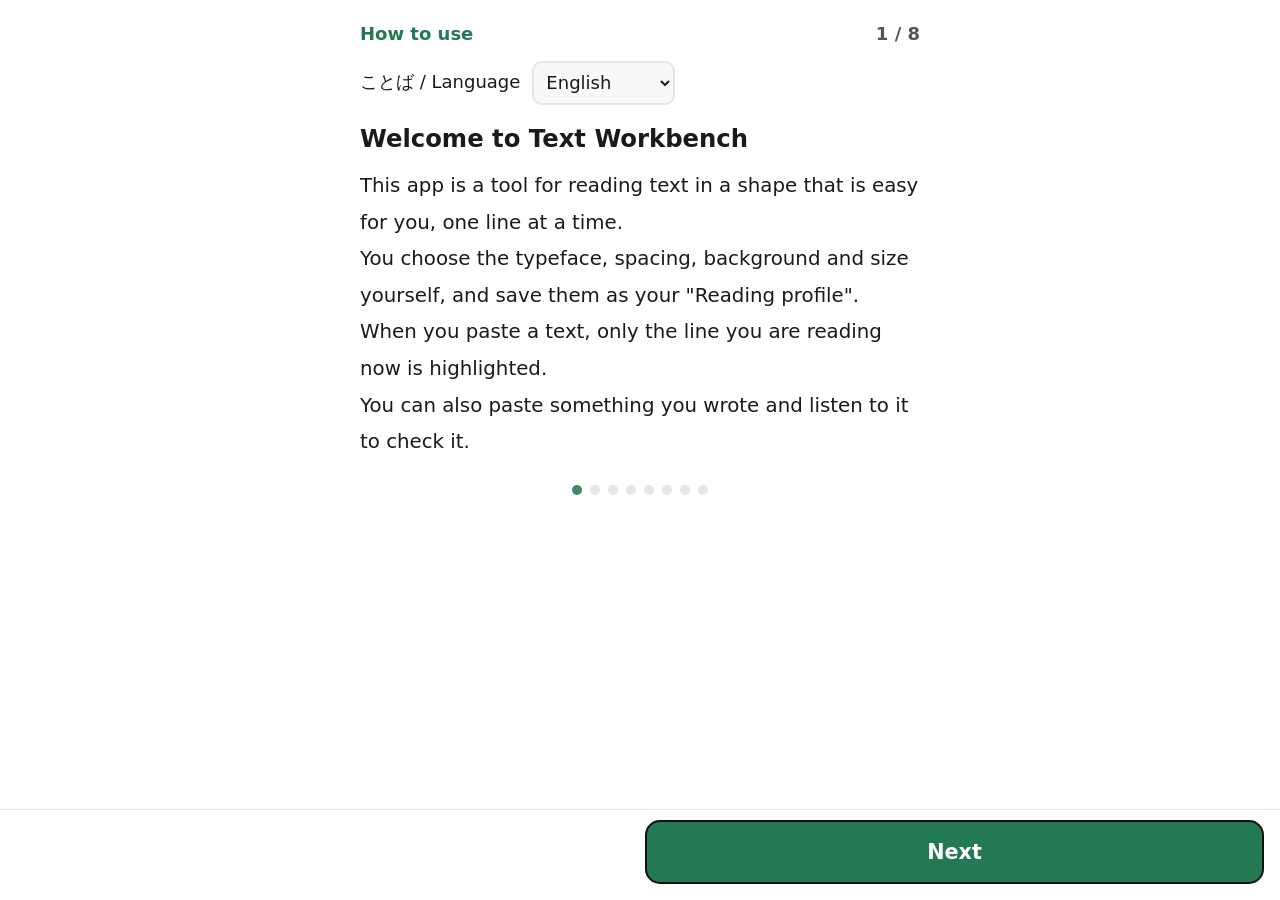
<file: index.html>
<!DOCTYPE html>
<html lang="ja">
<head>
<meta charset="UTF-8">
<meta name="viewport" content="width=device-width, initial-scale=1, viewport-fit=cover">
<meta name="theme-color" content="#2e9e6b">
<title>読み書きの作業台・そよぎ</title>
<meta name="description" content="同じ文を書体・行間・背景で見比べて読み方プロフィールを保存。貼った文章の今読む1行だけを明るくして読み上げ。端末内のみ・オフライン・登録なし。">
<link rel="manifest" href="manifest.json">
<link rel="icon" href="icons/icon-192.png">
<link rel="apple-touch-icon" href="icons/icon-192.png">
<link rel="stylesheet" href="style.css">
</head>
<body class="fs0">
<header id="hd">
  <div id="hd-title">読み書きの作業台・そよぎ</div>
  <div id="hd-right">
    <div id="lang-wrap">
      <span class="lang-label">Language</span>
      <select id="set-lang" aria-label="Language 言語">
        <option value="ja">日本語</option>
        <option value="en">English</option>
        <option value="de">Deutsch</option>
        <option value="fr">Français</option>
        <option value="es">Español</option>
        <option value="it">Italiano</option>
        <option value="pt">Português</option>
        <option value="nl">Nederlands</option>
        <option value="sv">Svenska</option>
        <option value="ko">한국어</option>
        <option value="zh">简体中文</option>
        <option value="ar">العربية</option>
      </select>
    </div>
  </div>
</header>

<main id="main">

  <!-- ホーム(screens/home.js が描く) -->
  <section id="scr-home" class="screen" data-scr="home"></section>
  <!-- みくらべ(screens/mikurabe.js) / よむ(screens/yomu.js) -->
  <section id="scr-mikurabe" class="screen hidden" data-scr="mikurabe"></section>
  <section id="scr-yomu" class="screen hidden" data-scr="yomu"></section>

  <!-- BUILDER: 画面を足すときは
       <section id="scr-<id>" class="screen hidden" data-scr="<id>"></section>
       を追加し、screens/<id>.js で window.SCREENS.register('<id>', { render(container, api){...} }) する。
       ナビは下の #navbar に <button id="nav-<id>" class="nav-btn" data-scr="<id>"></button> を足す(合計6個まで)。
       i18n.js の nav.<id> にラベルを入れる(ja と en の両方)。sw.js の ASSETS にも screens/<id>.js を足す。 -->

  <!-- せってい(共通シェル。文言は app.js の I18N_MAP が入れる) -->
  <section id="scr-set" class="screen hidden" data-scr="set">
    <h2 id="set-h-normal" class="sec-h"></h2>
    <div class="set-row"><span id="lbl-fs"></span><button id="btn-fs" class="set-btn"></button></div>
    <div class="set-row"><span id="lbl-theme"></span><button id="btn-theme" class="set-btn"></button></div>
    <div class="set-row"><span id="lbl-bgm"></span><button id="btn-bgm" class="set-btn"></button></div>
    <div class="set-row"><span id="lbl-sound"></span><button id="btn-sound" class="set-btn"></button></div>

    <!-- BUILDER: アプリ固有の設定行はここに足す(id は set-app-* で) -->
    <div id="set-app-rows"></div>

    <!-- はじめての つかいかた を もう一度(app.js openGuide・GUIDE_AGAIN=false なら隠す) -->
    <div id="set-guide-row" class="set-row"><span id="lbl-guide"></span><button id="btn-guide" class="set-btn"></button></div>

    <h2 id="set-h-backup" class="sec-h"></h2>
    <p id="bk-hint" class="hint"></p>
    <p id="bk-sum" class="hint bk-sum"></p>
    <div class="bk-row">
      <button id="bk-export" class="set-btn"></button>
      <button id="bk-import" class="set-btn"></button>
    </div>
    <input id="bk-file" type="file" accept="application/json,.json" class="hidden">

    <p id="set-note" class="hint"></p>
    <p class="credit"><a id="link-privacy" href="privacy.html"></a></p>
    <p class="credit"><a id="about-credit" href="https://soudansoyogi.com/" target="_blank" rel="noopener"></a></p>
    <!-- 同梱の書体のライセンス表示(BIZ UDPGothic・SIL Open Font License 1.1・全文は fonts/OFL.txt) -->
    <p id="font-credit" class="credit"></p>
    <p id="about-ver" class="credit"></p>
  </section>

</main>

<nav id="navbar">
  <button id="nav-home" class="nav-btn active" data-scr="home"></button>
  <button id="nav-mikurabe" class="nav-btn" data-scr="mikurabe"></button>
  <button id="nav-yomu" class="nav-btn" data-scr="yomu"></button>
  <button id="nav-set" class="nav-btn" data-scr="set"></button>
</nav>

<div id="toast" class="toast" role="status" aria-live="polite"></div>

<script src="audio.js"></script>
<script src="tap.js"></script>
<script src="i18n.js"></script>
<script src="photo.js"></script>
<script src="screens/router.js"></script>
<script src="screens/profile.js"></script>
<script src="screens/home.js"></script>
<script src="screens/mikurabe.js"></script>
<script src="screens/yomu.js"></script>
<script src="app.js"></script>
</body>
</html>
</file>
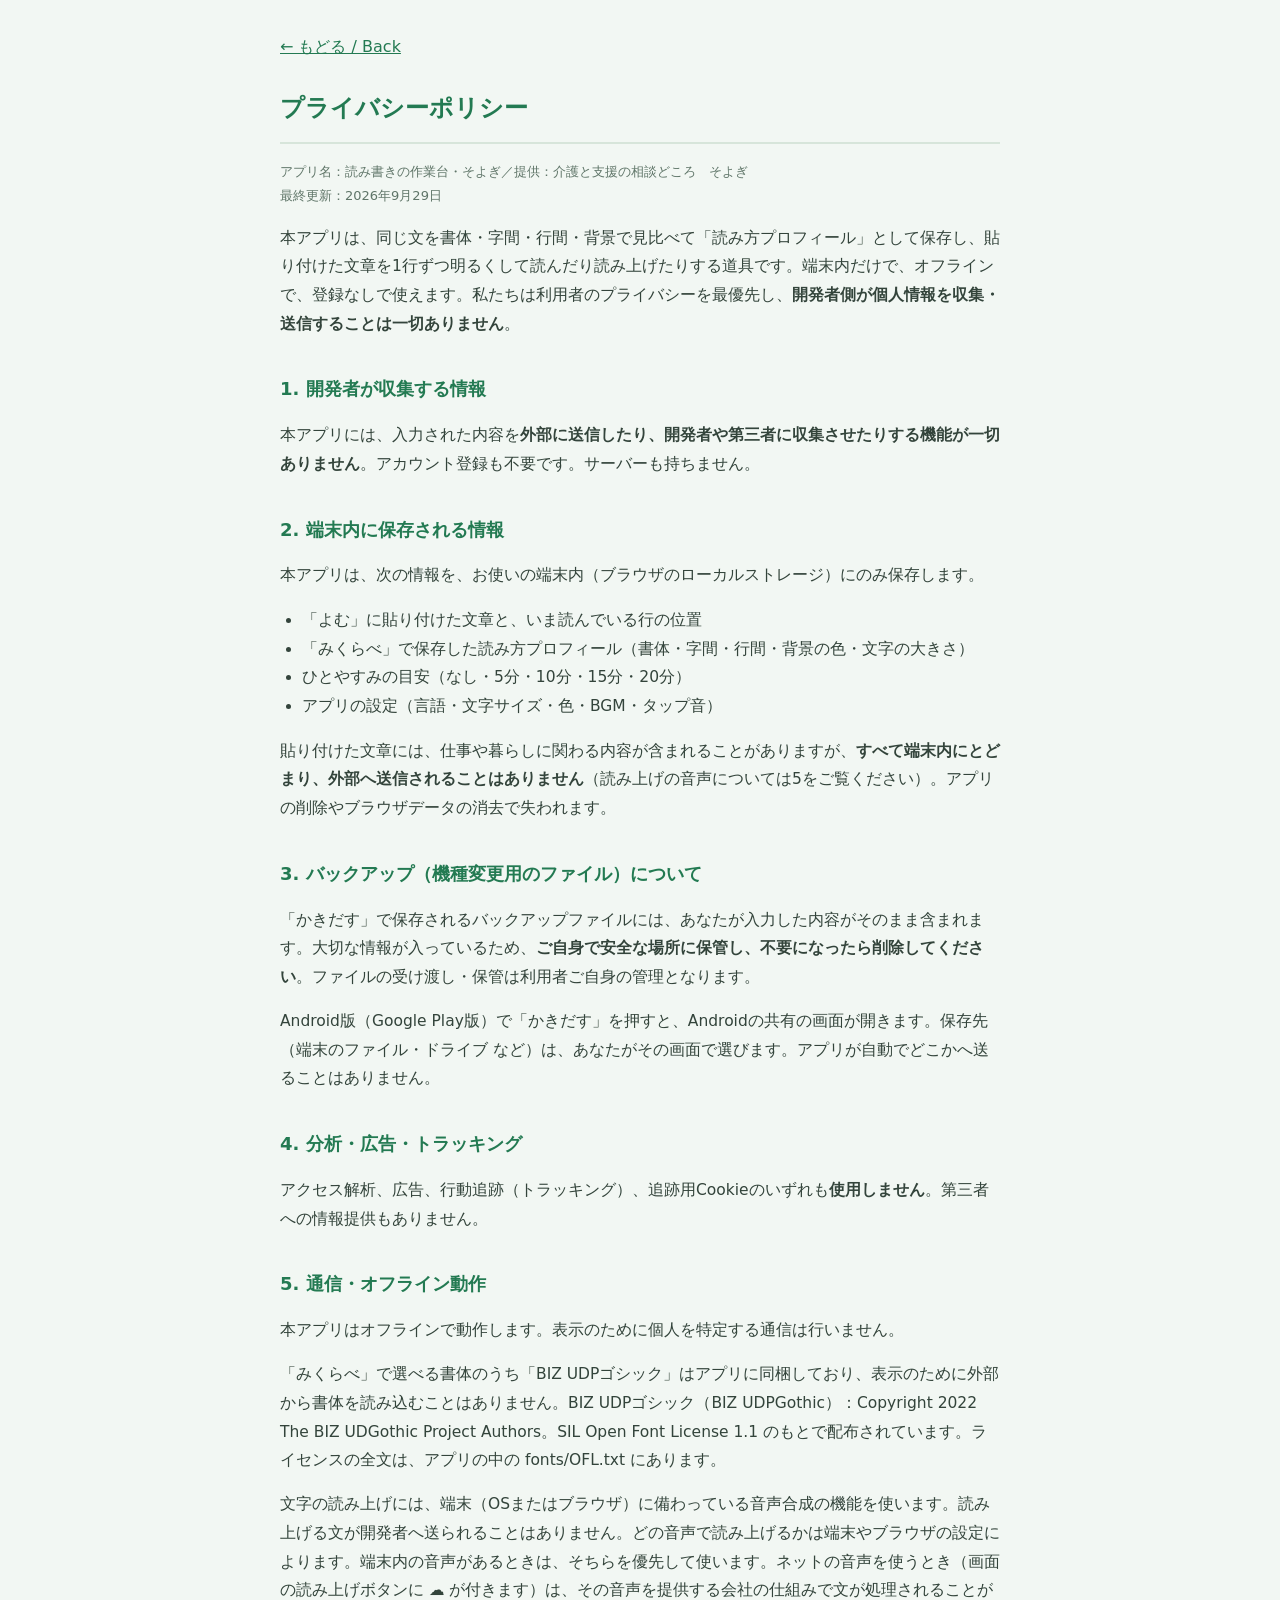
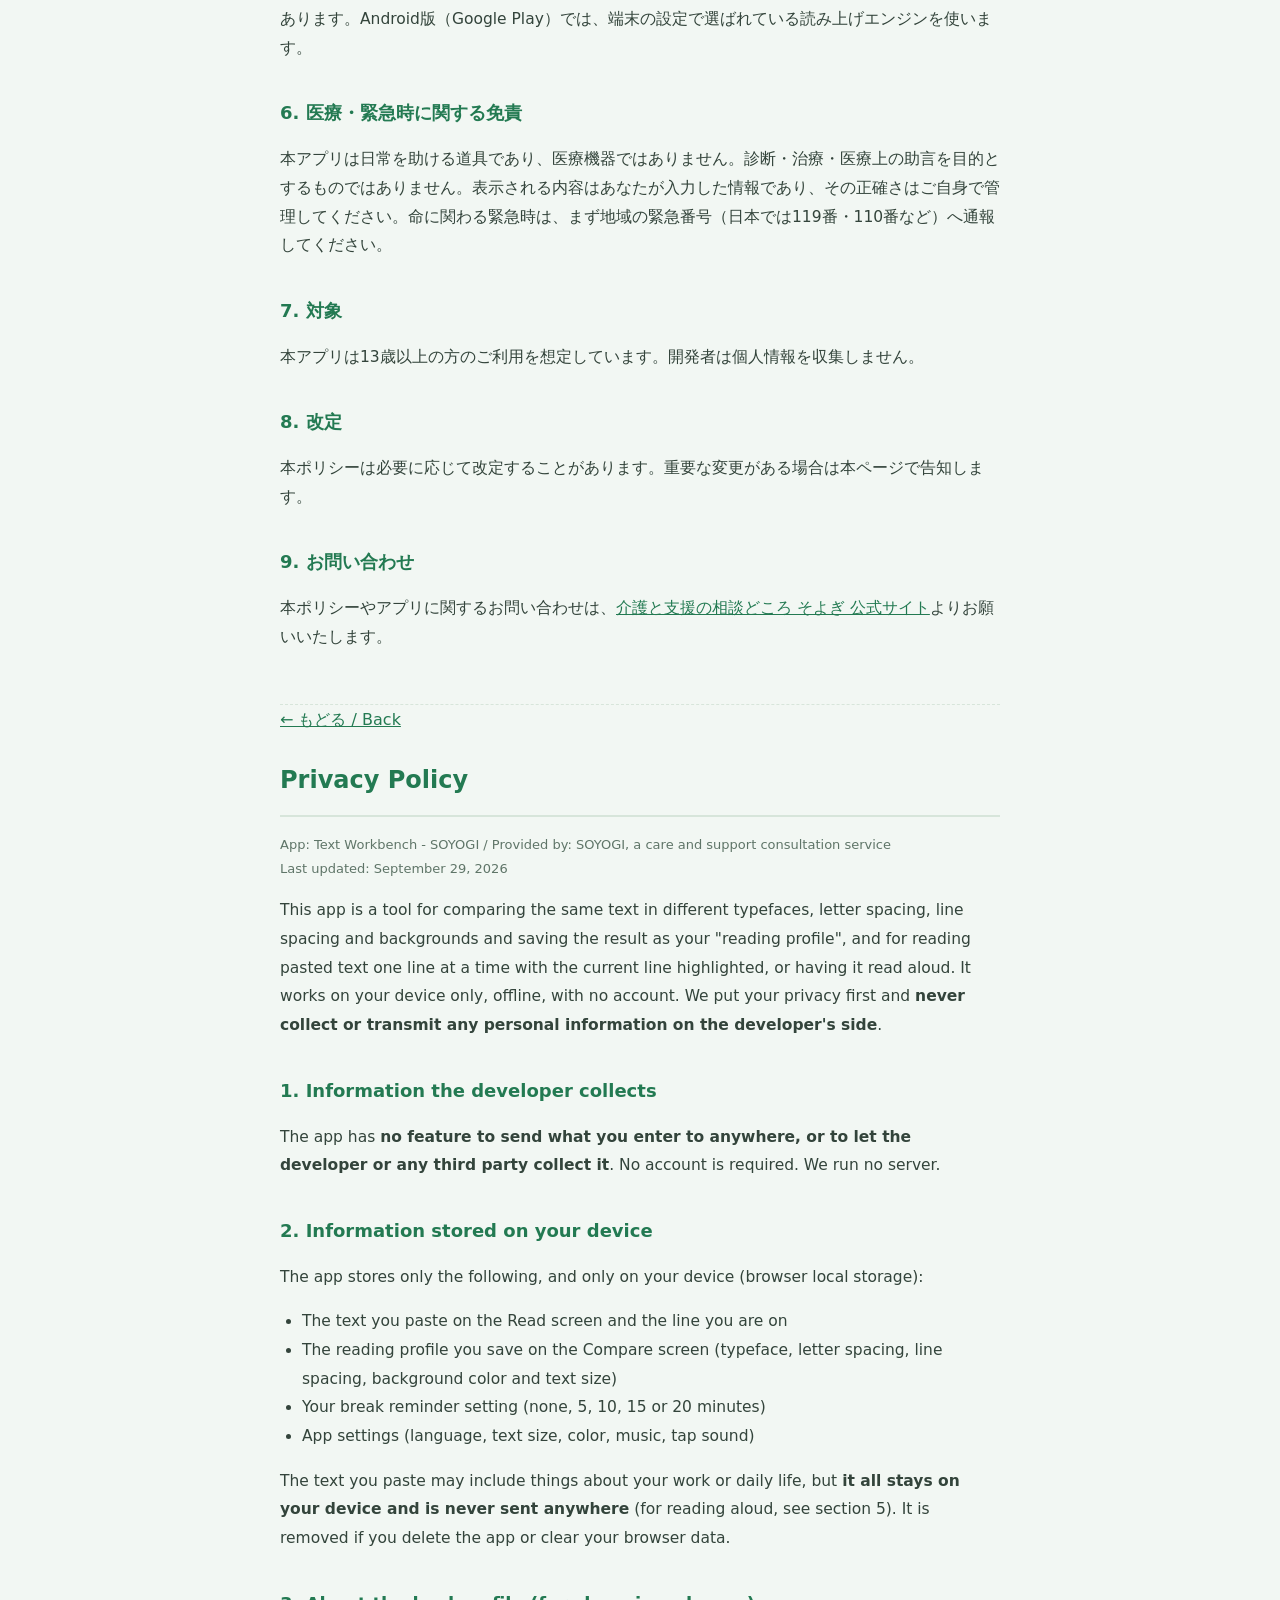
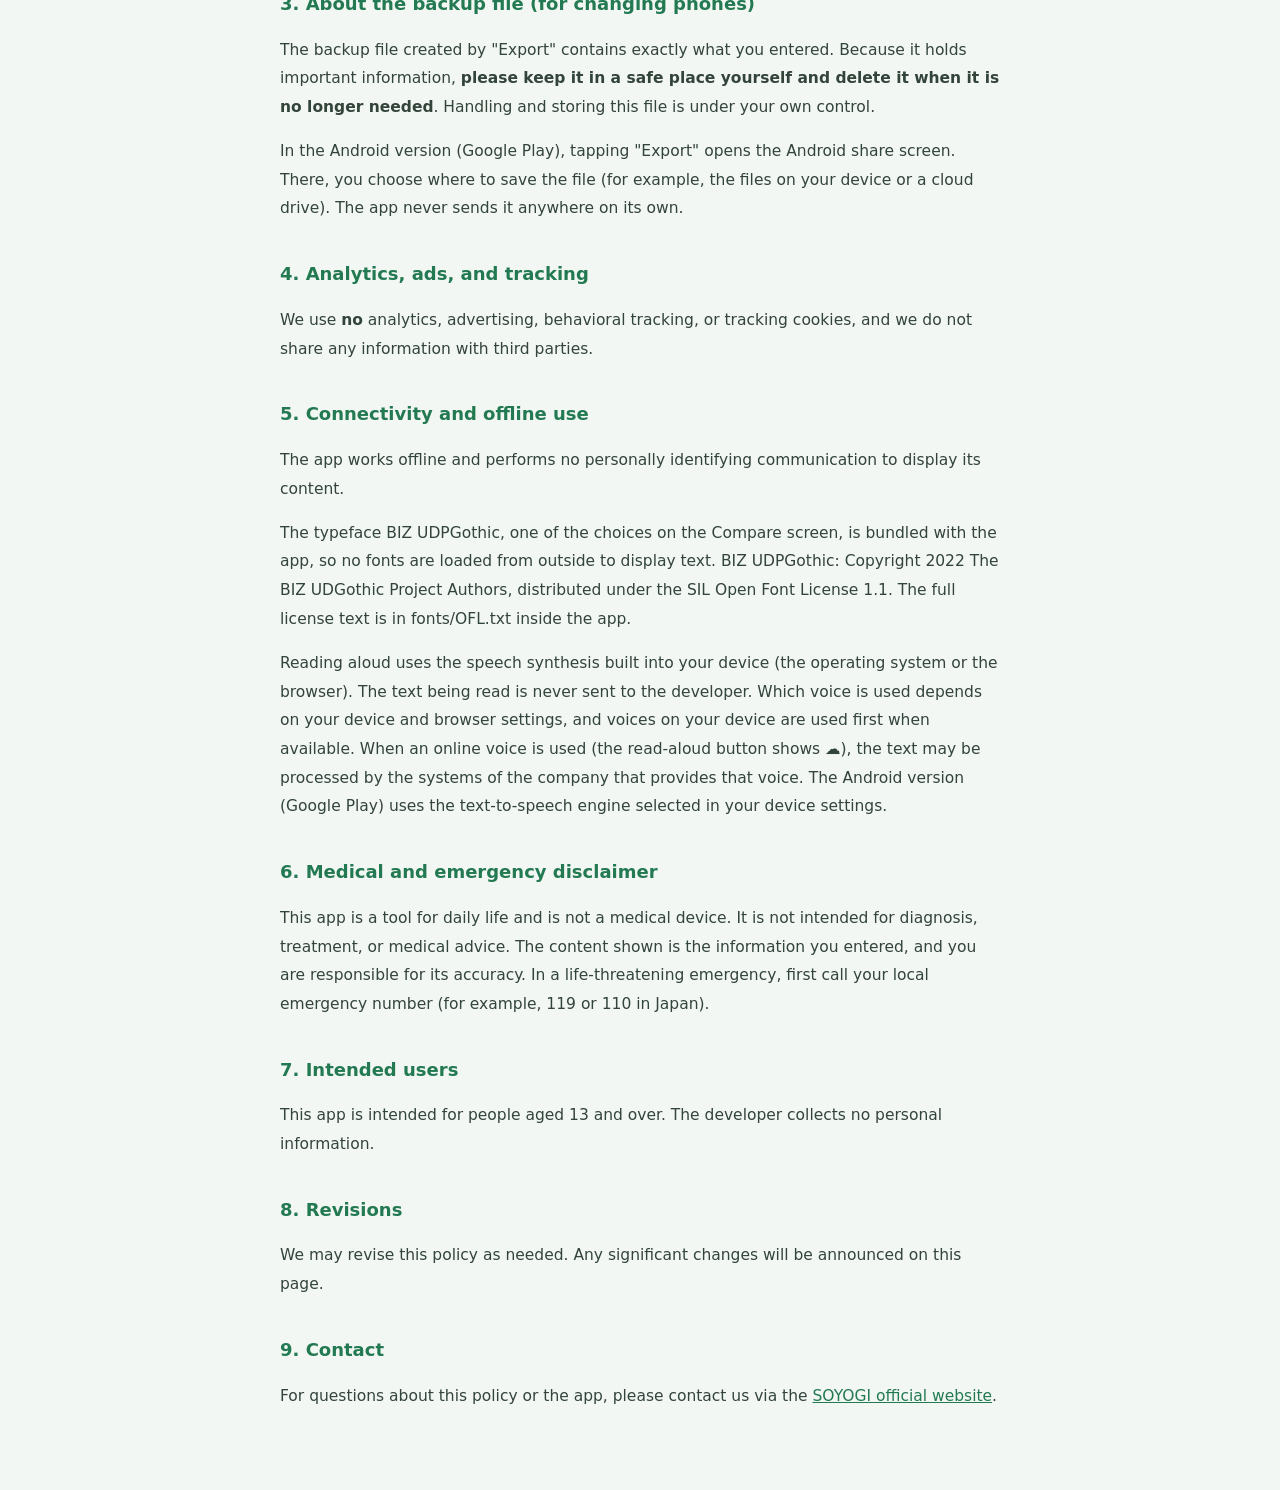
<file: privacy.html>
<!DOCTYPE html>
<html lang="ja">
<head>
<meta charset="UTF-8">
<meta name="viewport" content="width=device-width, initial-scale=1.0">
<meta name="theme-color" content="#2e9e6b">
<title>プライバシーポリシー｜読み書きの作業台・そよぎ</title>
<link rel="icon" href="icons/icon-192.png">
<style>
  :root{ --brand:#237a52; --ink:#33443b; --soft:#5f7568; --line:#d7e5da; --bg:#f2f7f3; }
  *{box-sizing:border-box;}
  body{ margin:0; background:var(--bg); color:var(--ink); font-family:"Hiragino Kaku Gothic ProN","Yu Gothic UI","Noto Sans JP","Segoe UI",system-ui,sans-serif; line-height:1.85; }
  main{ max-width:760px; margin:0 auto; padding:32px 20px 64px; }
  h1{ font-size:24px; color:var(--brand); border-bottom:2px solid var(--line); padding-bottom:12px; }
  h2{ font-size:18px; color:var(--brand); margin-top:34px; }
  p,li{ font-size:15.5px; }
  ul{ padding-left:22px; }
  .meta{ color:var(--soft); font-size:13px; }
  .back{ display:inline-block; margin-bottom:8px; color:var(--brand); }
  .lang-sep{ margin:52px 0 0; border:0; border-top:1px dashed var(--line); }
  a{ color:var(--brand); }
</style>
</head>
<body>
<main>
  <a class="back" href="./">← もどる / Back</a>
  <h1>プライバシーポリシー</h1>
  <p class="meta">アプリ名：読み書きの作業台・そよぎ／提供：介護と支援の相談どころ　そよぎ<br>最終更新：2026年9月29日</p>

  <p>本アプリは、同じ文を書体・字間・行間・背景で見比べて「読み方プロフィール」として保存し、貼り付けた文章を1行ずつ明るくして読んだり読み上げたりする道具です。端末内だけで、オフラインで、登録なしで使えます。私たちは利用者のプライバシーを最優先し、<strong>開発者側が個人情報を収集・送信することは一切ありません</strong>。</p>

  <h2>1. 開発者が収集する情報</h2>
  <p>本アプリには、入力された内容を<strong>外部に送信したり、開発者や第三者に収集させたりする機能が一切ありません</strong>。アカウント登録も不要です。サーバーも持ちません。</p>

  <h2>2. 端末内に保存される情報</h2>
  <p>本アプリは、次の情報を、お使いの端末内（ブラウザのローカルストレージ）にのみ保存します。</p>
  <ul>
    <li>「よむ」に貼り付けた文章と、いま読んでいる行の位置</li>
    <li>「みくらべ」で保存した読み方プロフィール（書体・字間・行間・背景の色・文字の大きさ）</li>
    <li>ひとやすみの目安（なし・5分・10分・15分・20分）</li>
    <li>アプリの設定（言語・文字サイズ・色・BGM・タップ音）</li>
  </ul>
  <p>貼り付けた文章には、仕事や暮らしに関わる内容が含まれることがありますが、<strong>すべて端末内にとどまり、外部へ送信されることはありません</strong>（読み上げの音声については5をご覧ください）。アプリの削除やブラウザデータの消去で失われます。</p>

  <h2>3. バックアップ（機種変更用のファイル）について</h2>
  <p>「かきだす」で保存されるバックアップファイルには、あなたが入力した内容がそのまま含まれます。大切な情報が入っているため、<strong>ご自身で安全な場所に保管し、不要になったら削除してください</strong>。ファイルの受け渡し・保管は利用者ご自身の管理となります。</p>
  <p>Android版（Google Play版）で「かきだす」を押すと、Androidの共有の画面が開きます。保存先（端末のファイル・ドライブ など）は、あなたがその画面で選びます。アプリが自動でどこかへ送ることはありません。</p>

  <h2>4. 分析・広告・トラッキング</h2>
  <p>アクセス解析、広告、行動追跡（トラッキング）、追跡用Cookieのいずれも<strong>使用しません</strong>。第三者への情報提供もありません。</p>

  <h2>5. 通信・オフライン動作</h2>
  <p>本アプリはオフラインで動作します。表示のために個人を特定する通信は行いません。</p>
  <p>「みくらべ」で選べる書体のうち「BIZ UDPゴシック」はアプリに同梱しており、表示のために外部から書体を読み込むことはありません。BIZ UDPゴシック（BIZ UDPGothic）：Copyright 2022 The BIZ UDGothic Project Authors。SIL Open Font License 1.1 のもとで配布されています。ライセンスの全文は、アプリの中の fonts/OFL.txt にあります。</p>
  <p>文字の読み上げには、端末（OSまたはブラウザ）に備わっている音声合成の機能を使います。読み上げる文が開発者へ送られることはありません。どの音声で読み上げるかは端末やブラウザの設定によります。端末内の音声があるときは、そちらを優先して使います。ネットの音声を使うとき（画面の読み上げボタンに ☁ が付きます）は、その音声を提供する会社の仕組みで文が処理されることがあります。Android版（Google Play）では、端末の設定で選ばれている読み上げエンジンを使います。</p>

  <h2>6. 医療・緊急時に関する免責</h2>
  <p>本アプリは日常を助ける道具であり、医療機器ではありません。診断・治療・医療上の助言を目的とするものではありません。表示される内容はあなたが入力した情報であり、その正確さはご自身で管理してください。命に関わる緊急時は、まず地域の緊急番号（日本では119番・110番など）へ通報してください。</p>

  <h2>7. 対象</h2>
  <p>本アプリは13歳以上の方のご利用を想定しています。開発者は個人情報を収集しません。</p>

  <h2>8. 改定</h2>
  <p>本ポリシーは必要に応じて改定することがあります。重要な変更がある場合は本ページで告知します。</p>

  <h2>9. お問い合わせ</h2>
  <p>本ポリシーやアプリに関するお問い合わせは、<a href="https://soudansoyogi.com/" target="_blank" rel="noopener noreferrer">介護と支援の相談どころ そよぎ 公式サイト</a>よりお願いいたします。</p>

  <hr class="lang-sep">

  <a class="back" href="./">← もどる / Back</a>
  <h1>Privacy Policy</h1>
  <p class="meta">App: Text Workbench - SOYOGI / Provided by: SOYOGI, a care and support consultation service<br>Last updated: September 29, 2026</p>

  <p>This app is a tool for comparing the same text in different typefaces, letter spacing, line spacing and backgrounds and saving the result as your "reading profile", and for reading pasted text one line at a time with the current line highlighted, or having it read aloud. It works on your device only, offline, with no account. We put your privacy first and <strong>never collect or transmit any personal information on the developer's side</strong>.</p>

  <h2>1. Information the developer collects</h2>
  <p>The app has <strong>no feature to send what you enter to anywhere, or to let the developer or any third party collect it</strong>. No account is required. We run no server.</p>

  <h2>2. Information stored on your device</h2>
  <p>The app stores only the following, and only on your device (browser local storage):</p>
  <ul>
    <li>The text you paste on the Read screen and the line you are on</li>
    <li>The reading profile you save on the Compare screen (typeface, letter spacing, line spacing, background color and text size)</li>
    <li>Your break reminder setting (none, 5, 10, 15 or 20 minutes)</li>
    <li>App settings (language, text size, color, music, tap sound)</li>
  </ul>
  <p>The text you paste may include things about your work or daily life, but <strong>it all stays on your device and is never sent anywhere</strong> (for reading aloud, see section 5). It is removed if you delete the app or clear your browser data.</p>

  <h2>3. About the backup file (for changing phones)</h2>
  <p>The backup file created by "Export" contains exactly what you entered. Because it holds important information, <strong>please keep it in a safe place yourself and delete it when it is no longer needed</strong>. Handling and storing this file is under your own control.</p>
  <p>In the Android version (Google Play), tapping "Export" opens the Android share screen. There, you choose where to save the file (for example, the files on your device or a cloud drive). The app never sends it anywhere on its own.</p>

  <h2>4. Analytics, ads, and tracking</h2>
  <p>We use <strong>no</strong> analytics, advertising, behavioral tracking, or tracking cookies, and we do not share any information with third parties.</p>

  <h2>5. Connectivity and offline use</h2>
  <p>The app works offline and performs no personally identifying communication to display its content.</p>
  <p>The typeface BIZ UDPGothic, one of the choices on the Compare screen, is bundled with the app, so no fonts are loaded from outside to display text. BIZ UDPGothic: Copyright 2022 The BIZ UDGothic Project Authors, distributed under the SIL Open Font License 1.1. The full license text is in fonts/OFL.txt inside the app.</p>
  <p>Reading aloud uses the speech synthesis built into your device (the operating system or the browser). The text being read is never sent to the developer. Which voice is used depends on your device and browser settings, and voices on your device are used first when available. When an online voice is used (the read-aloud button shows ☁), the text may be processed by the systems of the company that provides that voice. The Android version (Google Play) uses the text-to-speech engine selected in your device settings.</p>

  <h2>6. Medical and emergency disclaimer</h2>
  <p>This app is a tool for daily life and is not a medical device. It is not intended for diagnosis, treatment, or medical advice. The content shown is the information you entered, and you are responsible for its accuracy. In a life-threatening emergency, first call your local emergency number (for example, 119 or 110 in Japan).</p>

  <h2>7. Intended users</h2>
  <p>This app is intended for people aged 13 and over. The developer collects no personal information.</p>

  <h2>8. Revisions</h2>
  <p>We may revise this policy as needed. Any significant changes will be announced on this page.</p>

  <h2>9. Contact</h2>
  <p>For questions about this policy or the app, please contact us via the <a href="https://soudansoyogi.com/" target="_blank" rel="noopener noreferrer">SOYOGI official website</a>.</p>
</main>
</body>
</html>
</file>
<file: style.css>
/* 読み書きの作業台・そよぎ スタイル(そよぎアプリ・キット v1)
   ・そよぎブランド4色(明るい緑/水色/白/黒) = 4テーマ(body data-theme)
   ・シェルは縦フレックス(ヘッダー=上固定 / #main=スクロール / ナビ=下固定)。100dvh・特大文字でも下端まで届く
   ・大人の尊厳を保つ落ち着いたトーン。機能色のみ。でか文字・大ボタン(44px以上)・.pressing の沈み込み(tap.js連動)
   ・targetSdk36(エッジtoエッジ)のため上下左右に env(safe-area-inset-*)。画面の上下端に余白を持つ */
:root{
  --brand:#2e9e6b;
  --bg:#f2f7f3;
  --ink:#1a1a1a;
  --card:#ffffff;
  --line:#d7e5da;
  --sub:#555;
  --alert:#d43f3f;
  --ok:#2e9e6b;
  --on-brand:#fff;   /* 緑(--brand)を塗った部品の上の文字色 */
  /* 文字用の緑: 白い字を載せる緑(ヘッダーの地・主ボタン・chip.on・ひとやすみの帯)と、緑を文字色に使う所(下ナビの選択中・リンク)。
     明るい3テーマは濃い緑で 4.5:1 以上にする。枠・線・飾りは --brand のまま */
  --brand-ink:#237a52;
}
body[data-theme="aqua"]{ --brand:#2b8fb5; --bg:#eff7fa; --line:#cfe5ee; --brand-ink:#1f6f8f; }
body[data-theme="white"]{ --brand:#3d8a63; --bg:#ffffff; --card:#f7f9f8; --line:#e2e6e4; --brand-ink:#237a52; }
body[data-theme="dark"]{
  --brand:#43c08a; --bg:#191d1b; --card:#242a27; --ink:#f2f2f2; --line:#3a423e; --sub:#b5bdb8;
  --on-brand:#10231a;   /* 明るい緑の上は白だと 2.3:1 で読みにくい → 暗い文字(7.2:1) */
  --brand-ink:var(--brand);   /* くろ は明るい緑のまま(上の字は --on-brand の濃い色・字としての緑は暗い地の上で読める) */
}

/* 同梱の書体(yomu-16): BIZ UDPGothic(SIL Open Font License 1.1・fonts/OFL.txt)。
   使うのは みくらべ の「BIZ UDPゴシック」と、その形で読む よむ の行だけ(screens/profile.js の FONTS[0])。
   端末に同じ名前の書体があっても同梱の方で描くよう、名前を分けている。使う画面を開いたときに初めて読み込む。
   形式は WOFF(zlib。元の TTF から表の中身は変えずに包み直しただけ)。
   sw.js は先に取り込まない(Web版の初回に約6MBを読ませない)。一度 みくらべ/よむ を開けば SW のキャッシュに入り、以後はオフラインでも出る。
   まだキャッシュに無いまま通信が切れているときは、次の候補(端末の書体)で読める */
@font-face{
  font-family:"Yomu BIZ UDPGothic";
  src:url("fonts/BIZUDPGothic-Regular.woff") format("woff");
  font-weight:400; font-style:normal; font-display:swap;
}
@font-face{
  font-family:"Yomu BIZ UDPGothic";
  src:url("fonts/BIZUDPGothic-Bold.woff") format("woff");
  font-weight:700; font-style:normal; font-display:swap;
}

*{ box-sizing:border-box; -webkit-tap-highlight-color:transparent; }
html,body{ margin:0; }
body{
  font-family:"Hiragino Sans","Yu Gothic UI","Noto Sans JP",system-ui,sans-serif;
  background:var(--bg); color:var(--ink);
  line-height:1.6;
  height:100vh; height:100dvh;
  display:flex; flex-direction:column;
  overflow:hidden;
  -webkit-touch-callout:none;
}
body.fs0{ font-size:18px; }
body.fs1{ font-size:21px; }
body.fs2{ font-size:25px; }

/* ======== ヘッダー(chromeは固定19px=fs2でも肥大させない) ======== */
header#hd{
  background:var(--brand-ink); color:var(--on-brand);
  padding:calc(20px + env(safe-area-inset-top)) max(16px, env(safe-area-inset-right)) 12px max(16px, env(safe-area-inset-left));
  font-weight:700; font-size:19px;
  display:flex; align-items:center; justify-content:space-between; gap:14px;
  flex-shrink:0; overflow:hidden;
  min-height:calc(80px + env(safe-area-inset-top));
}
#hd-title{ flex:1; min-width:2.5em; overflow:hidden; text-overflow:ellipsis; white-space:nowrap; }
#hd-right{ display:flex; align-items:flex-end; gap:14px; flex-shrink:0; }
#lang-wrap{ display:flex; flex-direction:column; align-items:center; gap:3px; flex-shrink:0; }
.lang-label{ font-size:.55em; font-weight:700; color:var(--on-brand); line-height:1; letter-spacing:.02em; }
#hd #set-lang{
  min-height:44px; font-size:.95em; font-family:inherit;   /* タップ対象は44px以上(そよぎ共通の作法) */
  border:none; border-radius:8px; padding:2px 6px;
  background:#fff; color:#1a1a1a;
}
.hd-btn{
  min-height:44px; min-width:44px; padding:0 10px;
  border:none; border-radius:8px; background:rgba(255,255,255,.22); color:var(--on-brand);
  font-size:1em; font-family:inherit; font-weight:700;
}

/* ======== 本文(ここだけスクロール) ======== */
#main{
  flex:1 1 auto; min-height:0; overflow-y:auto;
  -webkit-overflow-scrolling:touch;
  width:100%; max-width:680px; margin:0 auto;
  padding:16px max(16px, env(safe-area-inset-right)) 24px max(16px, env(safe-area-inset-left));
}
.screen.hidden, .hidden, [hidden]{ display:none !important; }
.scr-title{ font-size:1.3em; margin:0 0 10px; }
.sec-h{ font-size:1.05em; margin:24px 0 8px; }
.hint{ color:var(--sub); font-size:.92em; }
.note{
  background:var(--card); border:1.5px solid var(--brand); border-radius:10px;
  padding:10px 12px; color:var(--ink); font-size:.95em; margin:0 0 10px;
}
.tagline{ font-weight:700; margin:4px 0 14px; }

/* ======== 共通部品 ======== */
.big-btn{
  display:flex; align-items:center; gap:16px; width:100%; font-size:1em;
  min-height:76px; padding:14px 20px; margin:0 0 14px;
  border:2px solid var(--brand); background:var(--card); color:var(--ink);
  border-radius:18px; font-family:inherit; text-align:left;
}
.big-btn .ico{ font-size:1.9em; line-height:1; flex:none; width:1.5em; text-align:center; }
.big-btn .lbl{ font-size:1.2em; font-weight:700; }
.big-btn.primary{ border-color:var(--brand-ink); background:var(--brand-ink); color:var(--on-brand); }
.big-btn.alert{ border-color:var(--alert); }
.big-btn.huge{ min-height:40vh; min-height:40dvh; justify-content:center; text-align:center; font-size:1.3em; }
.grid2{ display:grid; grid-template-columns:1fr 1fr; gap:12px; }
.grid2 .big-btn{ flex-direction:column; justify-content:center; text-align:center; margin:0; min-height:120px; }
.card{
  background:var(--card); border:2px solid var(--line); border-radius:16px;
  padding:12px 14px; margin:0 0 12px;
}
.card.tappable{ border-color:var(--brand); }
.row{ display:flex; align-items:center; gap:10px; }
.row.between{ justify-content:space-between; }
.btn{
  min-height:52px; min-width:52px; padding:0 18px;
  display:inline-flex; align-items:center; justify-content:center; gap:8px;
  border:2px solid var(--line); background:var(--card); color:var(--ink);
  border-radius:14px; font-family:inherit; font-size:1em; font-weight:700;
}
.btn.primary{ border-color:var(--brand-ink); background:var(--brand-ink); color:var(--on-brand); }
.btn.danger{ border-color:#cc3b30; color:#cc3b30; }
body[data-theme="dark"] .btn.danger{ border-color:#ef9a9a; color:#ef9a9a; }
.btn.wide{ width:100%; }
.btn-row{ display:flex; gap:10px; flex-wrap:wrap; margin:10px 0; }
.btn-row .btn{ flex:1; }
.field{ margin:12px 0; }
.field label{ display:block; font-weight:700; margin:0 0 4px; }
.field input[type="text"], .field input[type="number"], .field input[type="date"], .field input[type="time"], .field textarea, .field select{
  width:100%; font-size:1em; font-family:inherit;
  padding:10px; border:2px solid var(--line); border-radius:10px;
  background:var(--card); color:var(--ink);
}
.field textarea{ resize:vertical; min-height:2.6em; }
.list{ margin:0; padding:0; list-style:none; }
.list li{
  background:var(--card); border:2px solid var(--line); border-radius:12px;
  padding:10px 12px; margin:0 0 8px; min-height:52px;
  display:flex; align-items:center; gap:10px;
}
.list li .grow{ flex:1; min-width:0; overflow-wrap:anywhere; }
.chips{ display:flex; flex-wrap:wrap; gap:8px; }
.chip{
  min-height:44px; padding:6px 14px; border-radius:999px;
  border:2px solid var(--line); background:var(--card); color:var(--ink);
  font-family:inherit; font-size:.95em; font-weight:700;
}
.chip.on{ border-color:var(--brand-ink); background:var(--brand-ink); color:var(--on-brand); }
.empty{ color:var(--sub); text-align:center; padding:20px 8px; }
.photo-thumb{ width:64px; height:64px; object-fit:cover; border-radius:10px; background:var(--bg); flex:none; }
.photo-big{ width:100%; max-width:min(90vw,420px); aspect-ratio:1/1; object-fit:contain; border-radius:16px; background:var(--card); border:2px solid var(--line); display:block; margin:0 auto; }

/* ======== でか文字・見せる(全画面) ======== */
.ov{
  position:fixed; inset:0; z-index:300; background:var(--bg); color:var(--ink);
  overflow-y:auto; -webkit-overflow-scrolling:touch;
  padding:calc(20px + env(safe-area-inset-top)) max(16px, env(safe-area-inset-right))
          calc(96px + env(safe-area-inset-bottom)) max(16px, env(safe-area-inset-left));
}
.ov.show-white{ background:#fff; color:#1a1a1a; }
.ov.show-black{ background:#000; color:#fff; }
.ov-close{
  position:fixed; min-height:64px; z-index:301;
  bottom:calc(16px + env(safe-area-inset-bottom));
  left:max(16px, env(safe-area-inset-left)); right:max(16px, env(safe-area-inset-right));
  background:var(--brand-ink); color:var(--on-brand); border:none; border-radius:12px;
  font-size:1.2em; font-weight:700; font-family:inherit;
}
.show-head{ font-size:1.3em; font-weight:800; border:3px solid var(--brand); border-radius:12px; padding:12px; text-align:center; }
.show-block{ margin-top:18px; }
.show-label{ font-size:.9em; color:var(--sub); font-weight:700; }
.show-value{ font-size:1.9em; font-weight:800; line-height:1.35; background:var(--card); border-radius:10px; padding:10px 12px; overflow-wrap:anywhere; }
.step-text{ font-size:2em; font-weight:800; line-height:1.4; text-align:center; margin:12vh 0 24px; overflow-wrap:anywhere; }
.call-btn{
  display:block; margin-top:10px; min-height:64px; line-height:64px;
  background:var(--brand-ink); color:var(--on-brand); text-align:center;
  font-size:1.3em; font-weight:800; border-radius:12px; text-decoration:none;
}

/* ======== せってい ======== */
.set-row{
  display:flex; justify-content:space-between; align-items:center;
  min-height:56px; gap:12px; border-bottom:1px solid var(--line);
}
.set-btn{
  min-width:120px; min-height:48px; font-size:1em; font-family:inherit;
  border:2px solid var(--brand); background:var(--card); color:var(--ink);
  border-radius:10px;
}
select{ min-height:48px; font-size:1em; font-family:inherit; }
.bk-sum{ white-space:pre-line; }
.bk-row{ display:flex; gap:12px; }
.bk-row .set-btn{ flex:1; }
input[type="file"].hidden{ display:none; }
.credit{ color:var(--sub); margin-top:20px; text-align:center; }
.credit a{ color:var(--brand-ink); text-decoration:underline; display:inline-block; padding:8px 4px; }

/* ======== ナビ(下固定・最大6) ======== */
#navbar{
  flex-shrink:0; display:flex;
  background:var(--card); border-top:2px solid var(--line);
  padding-bottom:max(6px, env(safe-area-inset-bottom));
  padding-left:env(safe-area-inset-left); padding-right:env(safe-area-inset-right);
}
.nav-btn{
  flex:1; min-height:64px; min-width:44px; border:none; background:none;
  font-size:clamp(12px, 3.6vw, 16px); line-height:1.25; word-break:keep-all; font-weight:700; font-family:inherit; color:var(--sub);
  border-top:4px solid transparent; padding:4px 2px;
}
.nav-btn.active{ color:var(--brand-ink); border-top-color:var(--brand); }
.nav-btn.hidden{ display:none; }

/* tap.js の押下フィードバック */
.pressing{ transform:scale(.97); filter:brightness(.92); }

/* アプリの中の確かめの窓(app.js askBox・Play版だけ・2026-09-29)。重ねた画面・写真の切りとりより上、トーストより下 */
.ov.ask-ov{
  z-index:360; background:rgba(0,0,0,.55); display:flex; align-items:center; justify-content:center;
  padding:calc(16px + env(safe-area-inset-top)) max(16px, env(safe-area-inset-right))
          calc(16px + env(safe-area-inset-bottom)) max(16px, env(safe-area-inset-left));
}
.ask-box{ background:var(--card); color:var(--ink); border:2px solid var(--line); border-radius:16px; padding:20px 16px 16px; width:min(100%, 460px); max-height:100%; overflow-y:auto; }
.ask-msg{ font-size:1.15em; font-weight:700; line-height:1.55; margin:0 0 18px; word-break:keep-all; overflow-wrap:anywhere; white-space:pre-wrap; }   /* 分かち書きの空白で折る(語の途中で切らない) */
.ask-row{ display:flex; flex-wrap:wrap; gap:10px; }
.ask-row .btn{ flex:1 1 7em; min-height:56px; font-size:1.1em; }

/* トースト */
.toast{
  position:fixed; bottom:calc(96px + env(safe-area-inset-bottom)); left:50%; transform:translateX(-50%);
  background:#333; color:#fff; padding:10px 18px; border-radius:999px;
  opacity:0; transition:opacity .25s; pointer-events:none; z-index:400; max-width:88%; width:max-content;
}
.toast.show{ opacity:1; }

/* ======== 写真の取り込みとトリミング(photo.js) ======== */
.photo-ov{
  position:fixed; inset:0; z-index:350; background:var(--bg); color:var(--ink);
  display:flex; flex-direction:column; align-items:center; overflow-y:auto;
  padding:calc(20px + env(safe-area-inset-top)) 16px calc(24px + env(safe-area-inset-bottom));
}
.photo-ov-title{ font-size:1.18em; font-weight:700; margin:0 0 6px; text-align:center; }
.photo-ov-hint{ color:var(--sub); font-size:.92em; text-align:center; margin:0 0 14px; max-width:22em; }
.photo-crop-canvas{
  width:min(80vw,300px); height:min(80vw,300px); max-width:300px; max-height:300px;
  border-radius:12px; border:2px solid var(--brand); background:#000; touch-action:none; display:block;
}
.photo-dpad{ display:grid; grid-template-columns:repeat(3,52px); grid-template-rows:repeat(3,52px); gap:6px; margin:14px 0 6px; justify-content:center; }
.photo-nudge{ min-width:52px; min-height:52px; border:2px solid var(--line); background:var(--card); color:var(--ink); border-radius:12px; font-size:1.2em; font-family:inherit; }
.photo-nudge.spacer{ border:none; background:none; }
.photo-zoom-row{ display:flex; align-items:center; gap:10px; width:100%; max-width:340px; margin:8px 0 2px; }
.photo-zoom-row input[type="range"]{ flex:1; min-height:44px; accent-color:var(--brand); }
.photo-row{ display:flex; gap:12px; justify-content:center; flex-wrap:wrap; width:100%; max-width:420px; margin-top:12px; }
.photo-file{ display:none; }

/* はじめての つかいかた(app.js openGuide・2026-09-30)。🔴この節はファイルの最後に置く(patch_guide.js がここから最後までを写す)。
   ほかの重ねた画面より上・確かめの窓より下。ボタンは下に固定した帯(地の色つき=長いページでも本文が透けない) */
.ov.guide-ov{ z-index:350; padding-bottom:calc(128px + env(safe-area-inset-bottom)); }
.guide-box{ width:min(100%, 560px); margin:0 auto; }
.guide-top{ display:flex; justify-content:space-between; align-items:baseline; gap:12px; }
.guide-title{ margin:0; font-weight:800; color:var(--brand-ink, var(--brand)); }
.guide-step{ margin:0; color:var(--sub); font-weight:700; white-space:nowrap; unicode-bidi:isolate; }   /* 向きは app.js が dir で決める(ar で「8 / 1」にしない) */
.guide-lang{ display:flex; align-items:center; flex-wrap:wrap; gap:8px 12px; margin:12px 0 0; }
.guide-lang select{ min-height:44px; font-size:1em; font-family:inherit; border:2px solid var(--line); border-radius:10px; background:var(--card); color:var(--ink); padding:2px 8px; }
.guide-h{ font-size:1.35em; line-height:1.45; margin:16px 0 12px; word-break:keep-all; overflow-wrap:anywhere; }
.guide-p{ font-size:1.1em; line-height:1.85; margin:0; white-space:pre-line; word-break:keep-all; overflow-wrap:anywhere; }
.guide-dots{ display:flex; justify-content:center; flex-wrap:wrap; gap:8px; margin:24px 0 0; }
.guide-dot{ width:10px; height:10px; border-radius:50%; background:var(--line); }
.guide-dot.on{ background:var(--brand); }
.guide-row{
  position:fixed; z-index:351; display:flex; gap:10px; left:0; right:0; bottom:0;
  padding:10px max(16px, env(safe-area-inset-right)) calc(16px + env(safe-area-inset-bottom)) max(16px, env(safe-area-inset-left));
  background:var(--bg); border-top:1px solid var(--line);
}
.guide-row .btn{ flex:1 1 0; min-width:0; min-height:64px; font-size:1.15em; }
</file>
